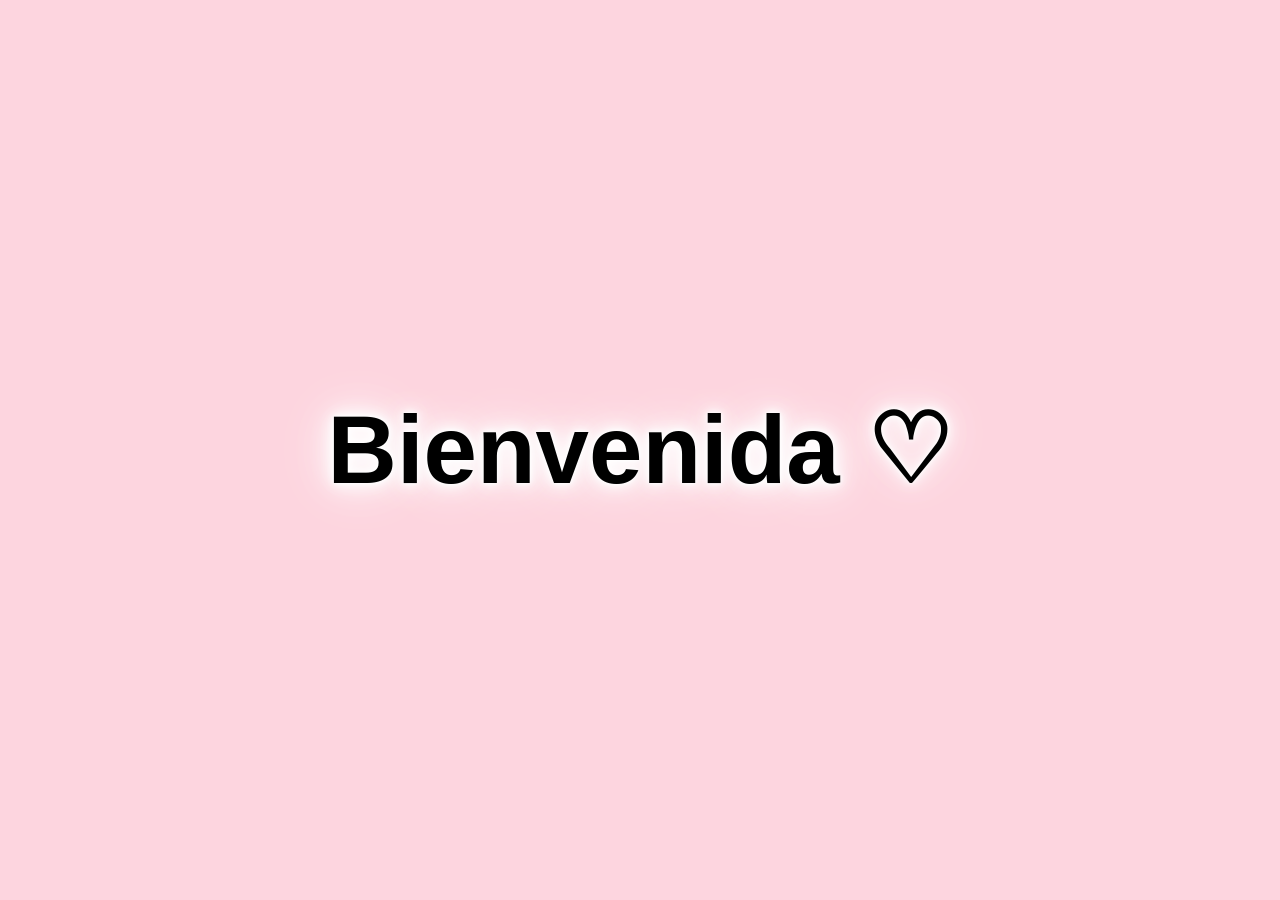
<file: index.html>
<!DOCTYPE html>
<html lang="es">
<head>
    <meta charset="UTF-8">
    <meta name="viewport" content="width=device-width, initial-scale=1.0">
    <title>Bienvenida</title>

    <link rel="stylesheet" href="estilos/Welcome.css">
</head>
<body>
    <div class="Bienvenida">
        <h1>Bienvenida ♡</h1>
    </div>
   <script src="js/main.js"></script> 
</body>
</html>
</file>
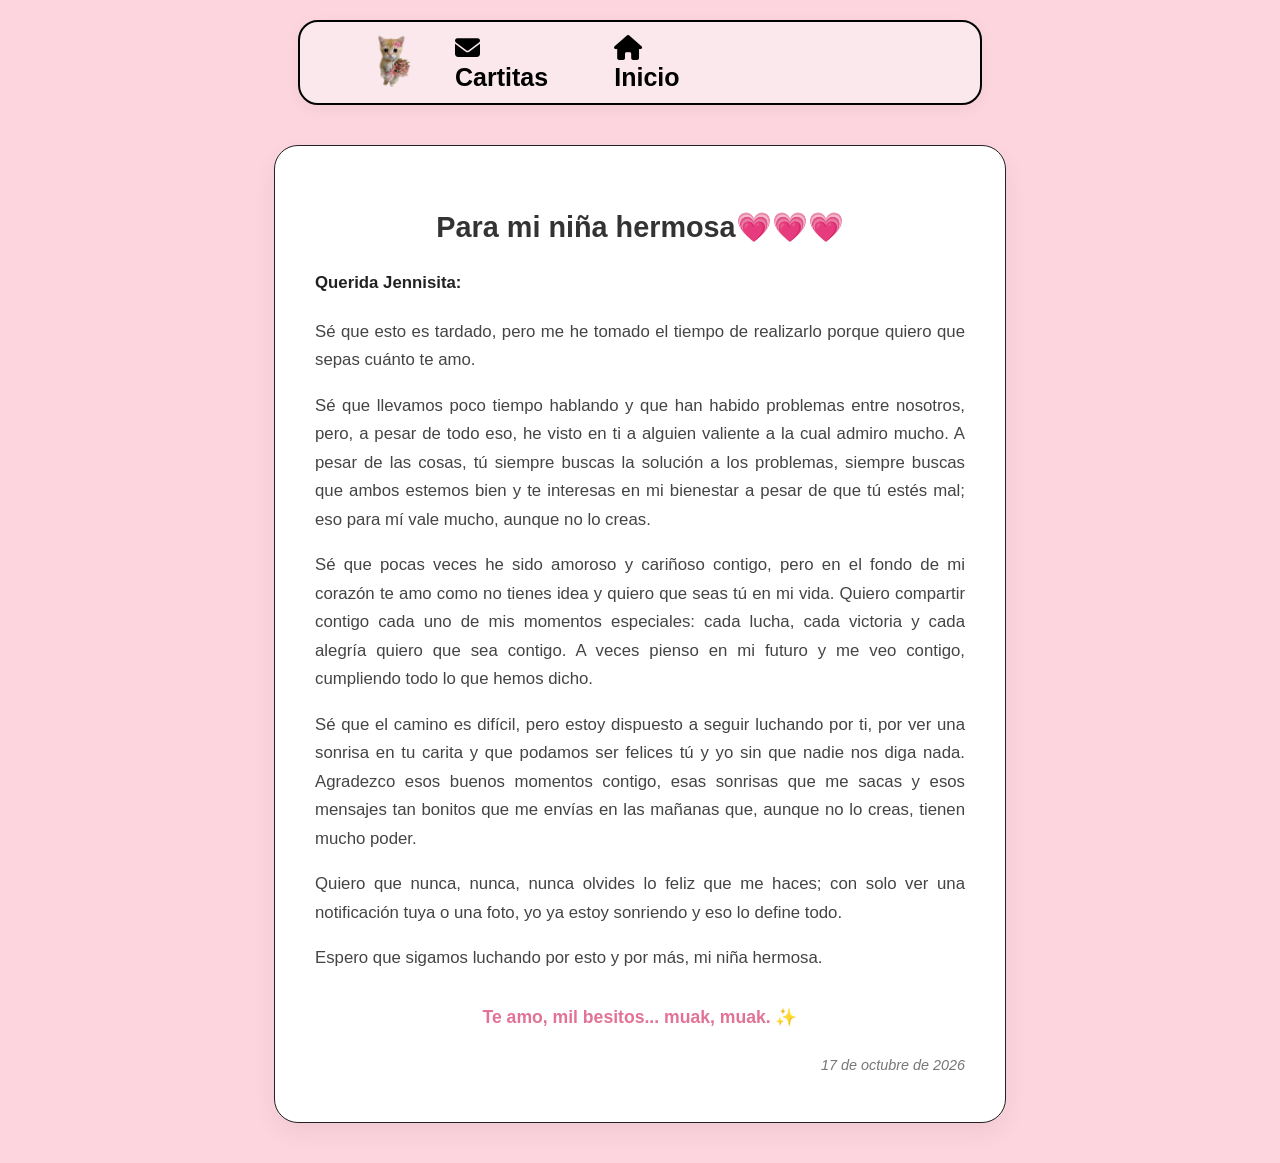
<file: cartitas/cartita1.html>
<!DOCTYPE html>
<html lang="es">
<head>
    <meta charset="UTF-8">
    <meta name="viewport" content="width=device-width, initial-scale=1.0">
    <title></title>

    <link rel="stylesheet" href="../estilos/estyle.css">
    <link rel="stylesheet" href="https://cdnjs.cloudflare.com/ajax/libs/font-awesome/6.4.0/css/all.min.css">
</head>
<body>
    
     <nav class="navbar">
        <div class="logo">
            <img src="../img/img1.png" alt="logo de navbar" class="log">
        </div>

        <ul class="nav-links">
            <li><a href="../pantallas/cartitas.html"><i class="fa-solid fa-envelope"></i>Cartitas</a></li>
            <li><a href="../pantallas/inicio.html"><i class="fa-solid fa-house"></i>Inicio</a></li>
        </ul>
    </nav>

    <main class="Contenedor-cartar">
        <div class="Cartel">
            <h1>Para mi niña hermosa💗💗💗</h1>
            
                <p class="saludo">
    Querida Jennisita:
                </p>
                <p>
    Sé que esto es tardado, pero me he tomado el tiempo de realizarlo porque quiero que sepas cuánto te amo.
                </p>
                <p>
    Sé que llevamos poco tiempo hablando y que han habido problemas entre nosotros, pero, a pesar de todo eso, he visto en ti a alguien valiente a la cual admiro mucho. A pesar de las cosas, tú siempre buscas la solución a los problemas, siempre buscas que ambos estemos bien y te interesas en mi bienestar a pesar de que tú estés mal; eso para mí vale mucho, aunque no lo creas.
                </p>
                <p>
    Sé que pocas veces he sido amoroso y cariñoso contigo, pero en el fondo de mi corazón te amo como no tienes idea y quiero que seas tú en mi vida. Quiero compartir contigo cada uno de mis momentos especiales: cada lucha, cada victoria y cada alegría quiero que sea contigo. A veces pienso en mi futuro y me veo contigo, cumpliendo todo lo que hemos dicho.
                </p>
                <p>
    Sé que el camino es difícil, pero estoy dispuesto a seguir luchando por ti, por ver una sonrisa en tu carita y que podamos ser felices tú y yo sin que nadie nos diga nada. Agradezco esos buenos momentos contigo, esas sonrisas que me sacas y esos mensajes tan bonitos que me envías en las mañanas que, aunque no lo creas, tienen mucho poder.
                </p>
                <p>
    Quiero que nunca, nunca, nunca olvides lo feliz que me haces; con solo ver una notificación tuya o una foto, yo ya estoy sonriendo y eso lo define todo.
                </p>
                <p>
    Espero que sigamos luchando por esto y por más, mi niña hermosa.
                </p>
            <p class="despedida">
    Te amo, mil besitos... muak, muak. ✨
            </p>
            <p class="fecha">17 de octubre de 2026</p>
        </div>
    </main>

    <script src="../js/main.js"></script>
</body>
</html>
</file>
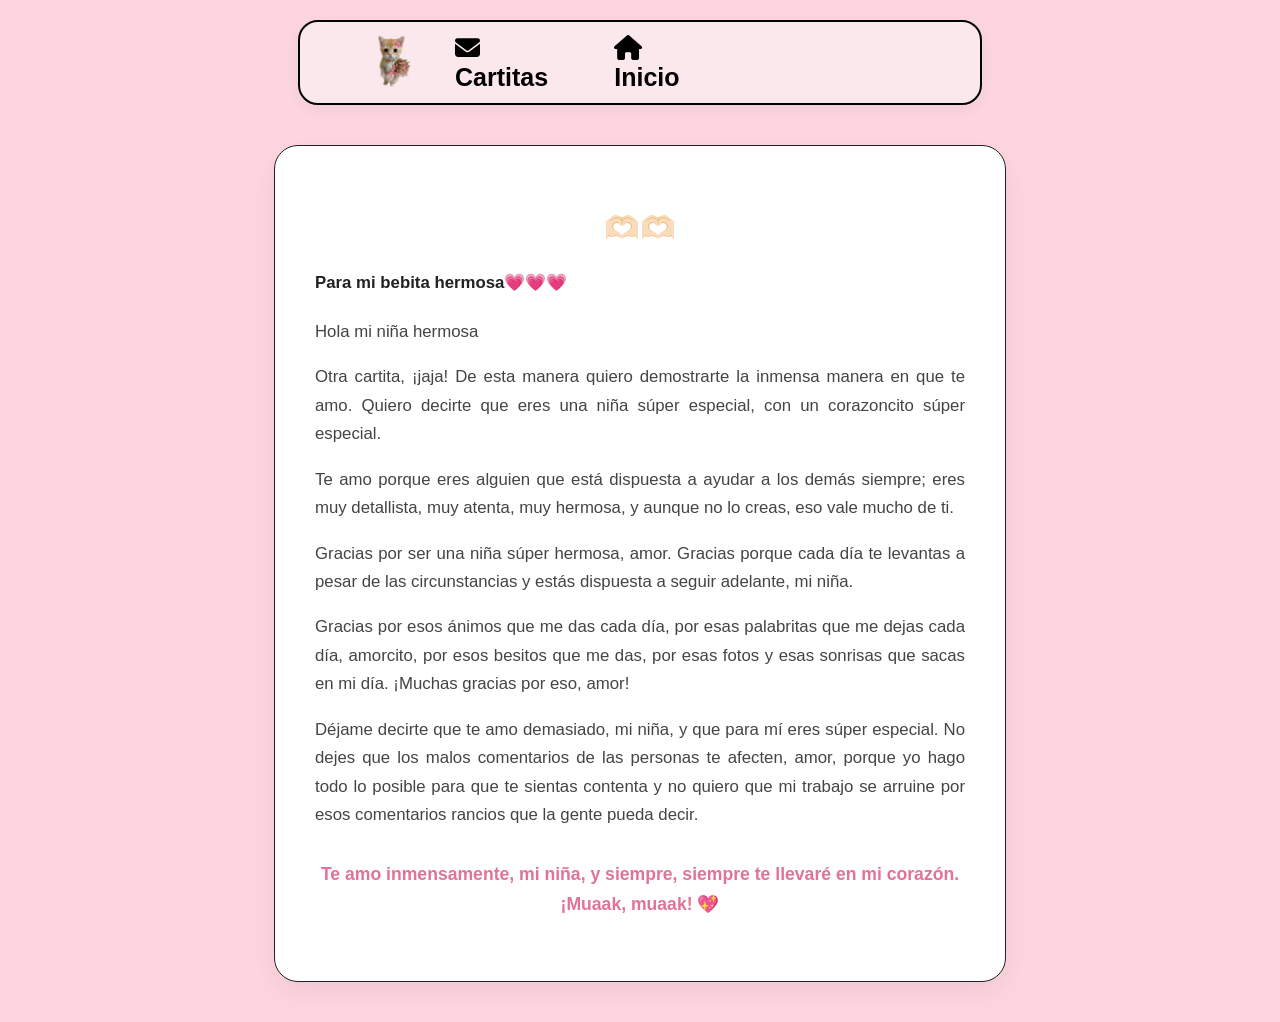
<file: cartitas/cartita2.html>
<!DOCTYPE html>
<html lang="es">
<head>
    <meta charset="UTF-8">
    <meta name="viewport" content="width=device-width, initial-scale=1.0">
    <title></title>

    <link rel="stylesheet" href="../estilos/estyle.css">
    <link rel="stylesheet" href="https://cdnjs.cloudflare.com/ajax/libs/font-awesome/6.4.0/css/all.min.css">
</head>
<body>
    
     <nav class="navbar">
        <div class="logo">
            <img src="../img/img1.png" alt="logo de navbar" class="log">
        </div>

        <ul class="nav-links">
            <li><a href="../pantallas/cartitas.html"><i class="fa-solid fa-envelope"></i>Cartitas</a></li>
            <li><a href="../pantallas/inicio.html"><i class="fa-solid fa-house"></i>Inicio</a></li>
        </ul>
    </nav>

    <main class="Contenedor-cartar">
        <div class="Cartel">
       
            <h1>🫶🏻🫶🏻</h1>

            <p class="saludo">Para mi bebita hermosa💗💗💗</p>
            <p>Hola mi niña hermosa</p>
            <p>Otra cartita, ¡jaja! De esta manera quiero demostrarte la inmensa manera en que te amo. Quiero decirte que eres una niña súper especial, con un corazoncito súper especial.</p>

            <p>Te amo porque eres alguien que está dispuesta a ayudar a los demás siempre; eres muy detallista, muy atenta, muy hermosa, y aunque no lo creas, eso vale mucho de ti.</p>

            <p>Gracias por ser una niña súper hermosa, amor. Gracias porque cada día te levantas a pesar de las circunstancias y estás dispuesta a seguir adelante, mi niña.</p>

            <p>Gracias por esos ánimos que me das cada día, por esas palabritas que me dejas cada día, amorcito, por esos besitos que me das, por esas fotos y esas sonrisas que sacas en mi día. ¡Muchas gracias por eso, amor!</p>

            <p>Déjame decirte que te amo demasiado, mi niña, y que para mí eres súper especial. No dejes que los malos comentarios de las personas te afecten, amor, porque yo hago todo lo posible para que te sientas contenta y no quiero que mi trabajo se arruine por esos comentarios rancios que la gente pueda decir.</p>

            <p class="despedida">Te amo inmensamente, mi niña, y siempre, siempre te llevaré en mi corazón. ¡Muaak, muaak! 💖</p>
        </div>
    </main>

    <script src="../js/main.js"></script>
</body>
</html>
</file>
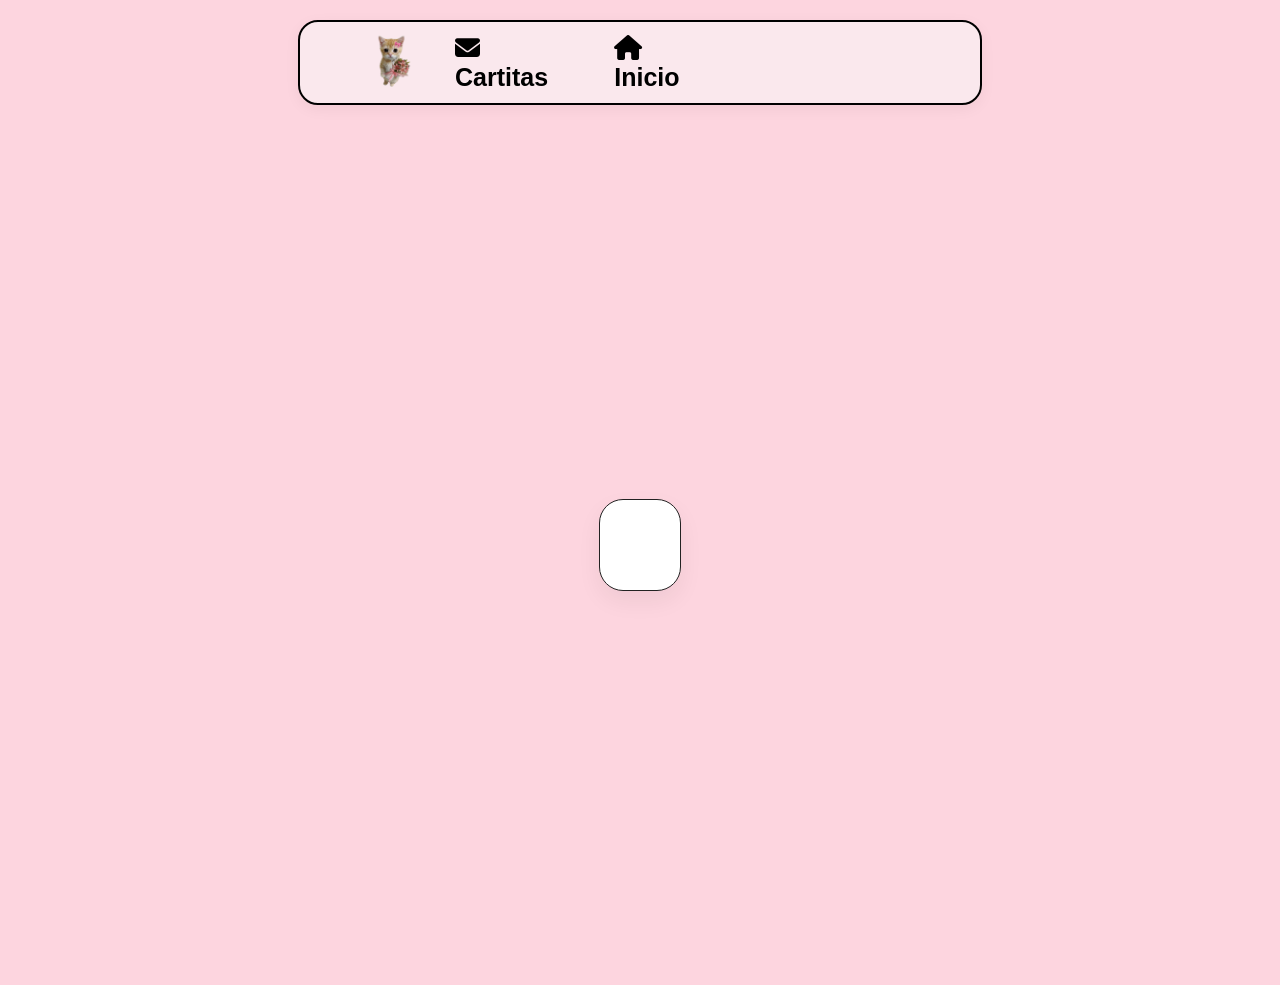
<file: cartitas/cartita3.html>
<!DOCTYPE html>
<html lang="es">
<head>
    <meta charset="UTF-8">
    <meta name="viewport" content="width=device-width, initial-scale=1.0">
    <title></title>

    <link rel="stylesheet" href="../estilos/estyle.css">
    <link rel="stylesheet" href="https://cdnjs.cloudflare.com/ajax/libs/font-awesome/6.4.0/css/all.min.css">
</head>
<body>
    
     <nav class="navbar">
        <div class="logo">
            <img src="../img/img1.png" alt="logo de navbar" class="log">
        </div>

        <ul class="nav-links">
            <li><a href="../pantallas/cartitas.html"><i class="fa-solid fa-envelope"></i>Cartitas</a></li>
            <li><a href="../pantallas/inicio.html"><i class="fa-solid fa-house"></i>Inicio</a></li>
        </ul>
    </nav>

    <main class="Contenedor-cartar">
        <div class="Cartel">
           
        </div>
    </main>

    <script src="../js/main.js"></script>
</body>
</html>
</file>
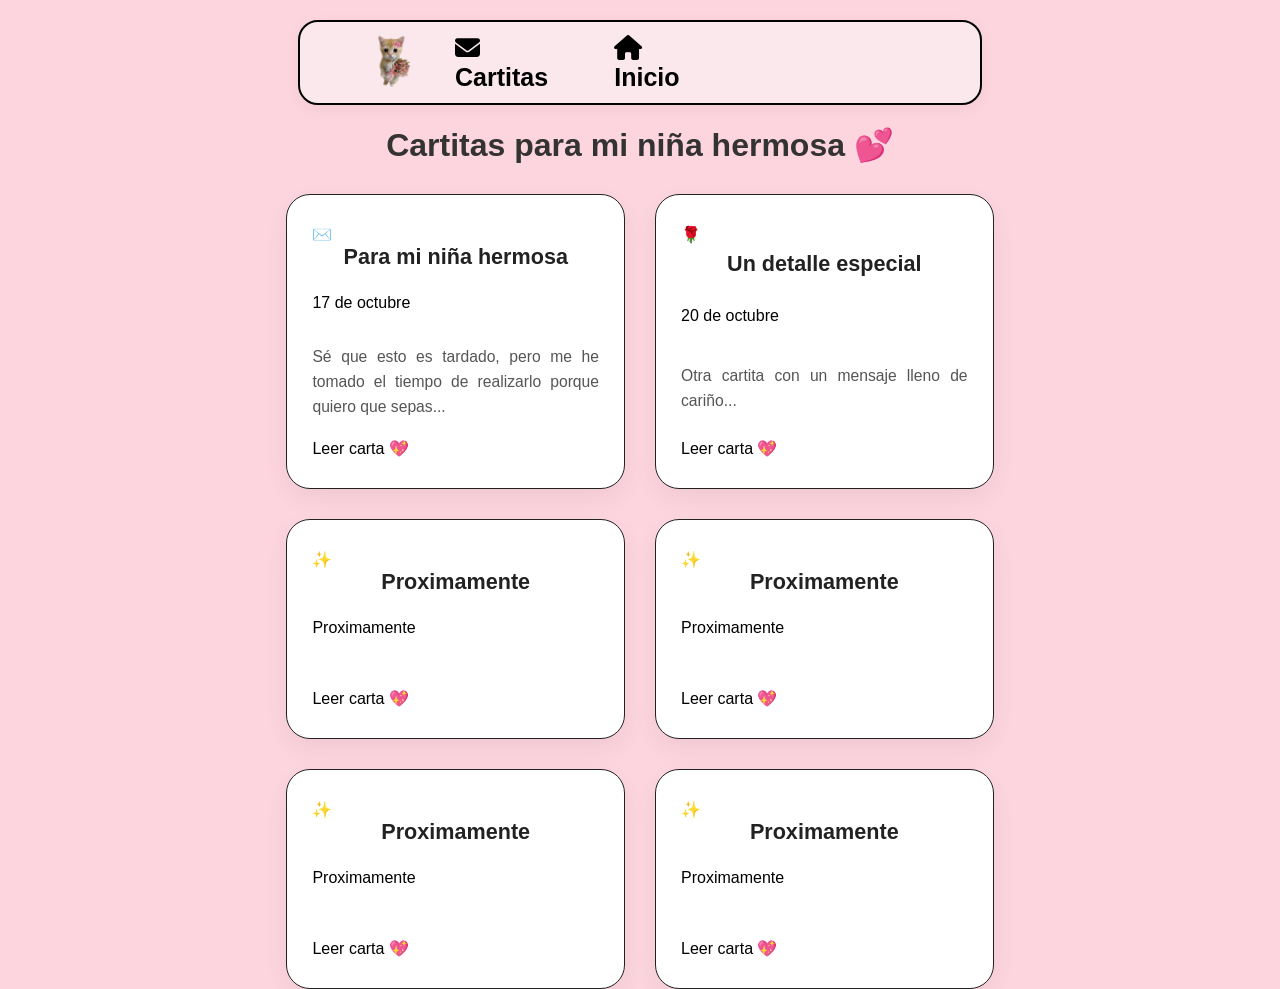
<file: pantallas/cartitas.html>
<!DOCTYPE html>
<html lang="es">
<head>
    <meta charset="UTF-8">
    <meta name="viewport" content="width=device-width, initial-scale=1.0">
    <title>Cartitas</title>

    <link rel="stylesheet" href="../estilos/estyle.css">
    <link rel="stylesheet" href="https://cdnjs.cloudflare.com/ajax/libs/font-awesome/6.4.0/css/all.min.css">
</head>
<body>
    
     <nav class="navbar">
        <div class="logo">
            <img src="../img/img1.png" alt="logo de navbar" class="log">
        </div>

        <ul class="nav-links">
            <li><a href="../pantallas/cartitas.html"><i class="fa-solid fa-envelope"></i>Cartitas</a></li>
            <li><a href="../pantallas/inicio.html"><i class="fa-solid fa-house"></i>Inicio</a></li>
        </ul>
    </nav>

   <!-- Contenedor principal de las tarjetas -->
  <main class="container">
    <h1 class="titulo-seccion">Cartitas para mi niña hermosa 💕</h1>

    <div class="grid-cartas">
      
      <!-- Tarjeta 1 -->
      <a href="../cartitas/cartita1.html" class="card-link">
        <div class="card">
          <div class="card-icon">✉️</div>
          <h2>Para mi niña hermosa</h2>
          <p class="fecha">17 de octubre </p>
          <p class="resumen">Sé que esto es tardado, pero me he tomado el tiempo de realizarlo porque quiero que sepas...</p>
          <span class="btn-leer">Leer carta 💖</span>
        </div>
      </a>

      <!-- Tarjeta 2 -->
      <a href="../cartitas/cartita2.html" class="card-link">
        <div class="card">
          <div class="card-icon">🌹</div>
          <h2>Un detalle especial</h2>
          <p class="fecha">20 de octubre</p>
          <p class="resumen">Otra cartita con un mensaje lleno de cariño...</p>
          <span class="btn-leer">Leer carta 💖</span>
        </div>
      </a>

      <!-- Tarjeta 3 -->
      <a href="../cartitas/cartita3.html" class="card-link">
        <div class="card">
          <div class="card-icon">✨</div>
          <h2>Proximamente</h2>
          <p class="fecha">Proximamente</p>
          <p class="resumen"></p>
          <span class="btn-leer">Leer carta 💖</span>
        </div>
      </a>

      <!-- Tarjeta 4 -->
      <a href="" class="card-link">
        <div class="card">
          <div class="card-icon">✨</div>
          <h2>Proximamente</h2>
          <p class="fecha">Proximamente</p>
          <p class="resumen"></p>
          <span class="btn-leer">Leer carta 💖</span>
        </div>
      </a>

      <!-- Tarjeta 5 -->
      <a href="" class="card-link">
        <div class="card">
          <div class="card-icon">✨</div>
          <h2>Proximamente</h2>
          <p class="fecha">Proximamente</p>
          <p class="resumen"></p>
          <span class="btn-leer">Leer carta 💖</span>
        </div>
      </a>

      <!-- Tarjeta 6 -->
      <a href="" class="card-link">
        <div class="card">
          <div class="card-icon">✨</div>
          <h2>Proximamente</h2>
          <p class="fecha">Proximamente</p>
          <p class="resumen"></p>
          <span class="btn-leer">Leer carta 💖</span>
        </div>
      </a>

      
    
        
        
        
          
        
          
        
      

      <!-- Puedes duplicar más tarjetas según necesites -->

    </div>
  </main>
        
    

    <script src="../js/main.js"></script>
</body>
</html>
</file>
<file: estilos/Welcome.css>
body {
    background-color: #FDD5DF;
    margin: 0;
    min-height: 100vh;
    display: flex;
    justify-content: center;
    align-items: center;
}

.Bienvenida {
    font-size: 3rem;
    color: #000000;
    font-family: Arial, Helvetica, sans-serif;
    text-align: center;
    
    /* Combinadas en una sola propiedad text-shadow */
    text-shadow: 0px 0px 4px rgba(255, 255, 255, 1),
        0px 0px 8px rgba(255, 255, 255, 1),
        0px 0px 15px rgba(255, 255, 255, 1),
        0px 0px 25px rgba(255, 255, 255, 1),
        0px 0px 40px rgba(255, 255, 255, 0.9),
        0px 0px 60px rgba(255, 255, 255, 0.8);
}
</file>
<file: estilos/estyle.css>
body {
    background-color: #FDD5DF;
    min-height: 100vh;
    padding-top: 20px;
    display: flex;
    flex-direction: column;
    align-items: center;
    font-family: 'Segoe UI', Tahoma, Geneva, Verdana, sans-serif;
    margin: 0;
}

/* NAVBAR (Tu diseño exacto) */
.navbar {
    width: 50%;
    height: 65px;
    max-width: 10000px;
    background-color: #FAE8ED;
    border-radius: 20px;
    border: 2px solid #000000;
    padding: 8px 20px;
    display: flex;
    justify-content: space-between;
    align-items: center;
    box-shadow: 0 4px 15px rgba(0, 0, 0, 0.05);
}

.navbar .logo {
    display: flex;
    align-items: center;
    padding-left: 50px;
}

.navbar .logo .log {
    height: 80px;
    width: auto;
    display: block;
}

.nav-links {
    list-style: none;
    display: flex;
    gap: 40px;
    align-items: center;
    margin-right: 250px;
}

.nav-links a {
    text-decoration: none;
    color: #000000;
    font-weight: bold;
    font-size: 25px;
    display: inline-block;
    transition: color 0.3s ease, transform 0.9s ease;
}

.nav-links a:hover {
    color: #ff4d6d;
    transform: translateY(-10px);
}

.nav-links i {
    margin-right: 8px;
}

/* ---------------------------------------------------
   SECCIÓN DE TARJETAS (NUEVO)
   --------------------------------------------------- */

.Contenedor-tarjetas {
    width: 100%;
    max-width: 1000px;
    padding: 40px 20px;
    display: flex;
    flex-direction: column;
    align-items: center;
}

.titulo-seccion {
    font-size: 2rem;
    color: #333333;
    margin-bottom: 30px;
    text-align: center;
}

/* Grilla adaptable que organiza las tarjetas */
.grid-cartas {
    display: grid;
    grid-template-columns: repeat(auto-fit, minmax(280px, 1fr));
    gap: 30px;
    width: 100%;
    box-sizing: border-box;
}

/* Quita el subrayado del enlace que envuelve a la tarjeta */
.card-link {
    text-decoration: none;
    color: inherit;
    display: block;
}

/* Tarjeta individual con estilo similar al .Cartel */
.card {
    background-color: #ffffff;
    border-radius: 24px;
    border: 1.5px solid #222222;
    padding: 30px 25px;
    box-shadow: 0 10px 25px rgba(0, 0, 0, 0.06);
    display: flex;
    flex-direction: column;
    justify-content: space-between;
    height: 100%;
    box-sizing: border-box;
    transition: transform 0.3s ease, box-shadow 0.3s ease, border-color 0.3s ease;
}

/* Efecto hover interactivo al pasar el cursor */
.card-link:hover .card {
    transform: translateY(-8px);
    box-shadow: 0 15px 30px rgba(0, 0, 0, 0.12);
    border-color: #ff4d6d;
}

.card .icono-carta {
    font-size: 2.2rem;
    margin-bottom: 12px;
    text-align: center;
}

.card h2 {
    font-size: 1.35rem;
    color: #222222;
    margin: 0 0 8px 0;
    text-align: center;
}

.card .fecha-card {
    font-size: 0.85rem;
    color: #777777;
    font-style: italic;
    text-align: center;
    margin-bottom: 15px;
}

.card .resumen {
    color: #555555;
    font-size: 0.98rem;
    line-height: 1.6;
    margin-bottom: 20px;
    text-align: justify;
}

/* Botón decorativo dentro de cada tarjeta */
.btn-abrir {
    background-color: #FAE8ED;
    border: 1.5px solid #222222;
    border-radius: 14px;
    padding: 10px 18px;
    font-weight: bold;
    color: #222222;
    text-align: center;
    transition: background-color 0.3s ease, color 0.3s ease;
}

.card-link:hover .btn-abrir {
    background-color: #ff4d6d;
    color: #ffffff;
}

/* ---------------------------------------------------
   VISTA DE CARTA COMPLETA (Tu .Cartel original)
   --------------------------------------------------- */

.Contenedor-cartar {
    display: flex;
    justify-content: center;
    align-items: center;
    padding: 40px 20px;
    min-height: calc(100vh - 100px);
}

.Cartel {
    background-color: #ffffff;
    width: 100%;
    max-width: 650px;
    padding: 45px 40px;
    border-radius: 24px;
    border: 1.5px solid #222222;
    box-shadow: 0 10px 25px rgba(0, 0, 0, 0.06);
}

.Cartel h1 {
    font-size: 1.8rem;
    color: #333333;
    text-align: center;
    margin-bottom: 25px;
}

.Cartel p {
    color: #444444;
    font-size: 1.05rem;
    line-height: 1.7;
    margin-bottom: 16px;
    text-align: justify;
}

.Cartel .saludo {
    font-weight: bold;
    color: #222222;
    margin-bottom: 20px;
}

.Cartel .despedida {
    font-weight: bold;
    color: #e27396;
    text-align: center;
    margin-top: 30px;
    font-size: 1.1rem;
}

.Cartel .fecha {
    text-align: right;
    font-size: 0.9rem;
    color: #777777;
    margin-top: 20px;
    margin-bottom: 0;
    font-style: italic;
}
</file>
